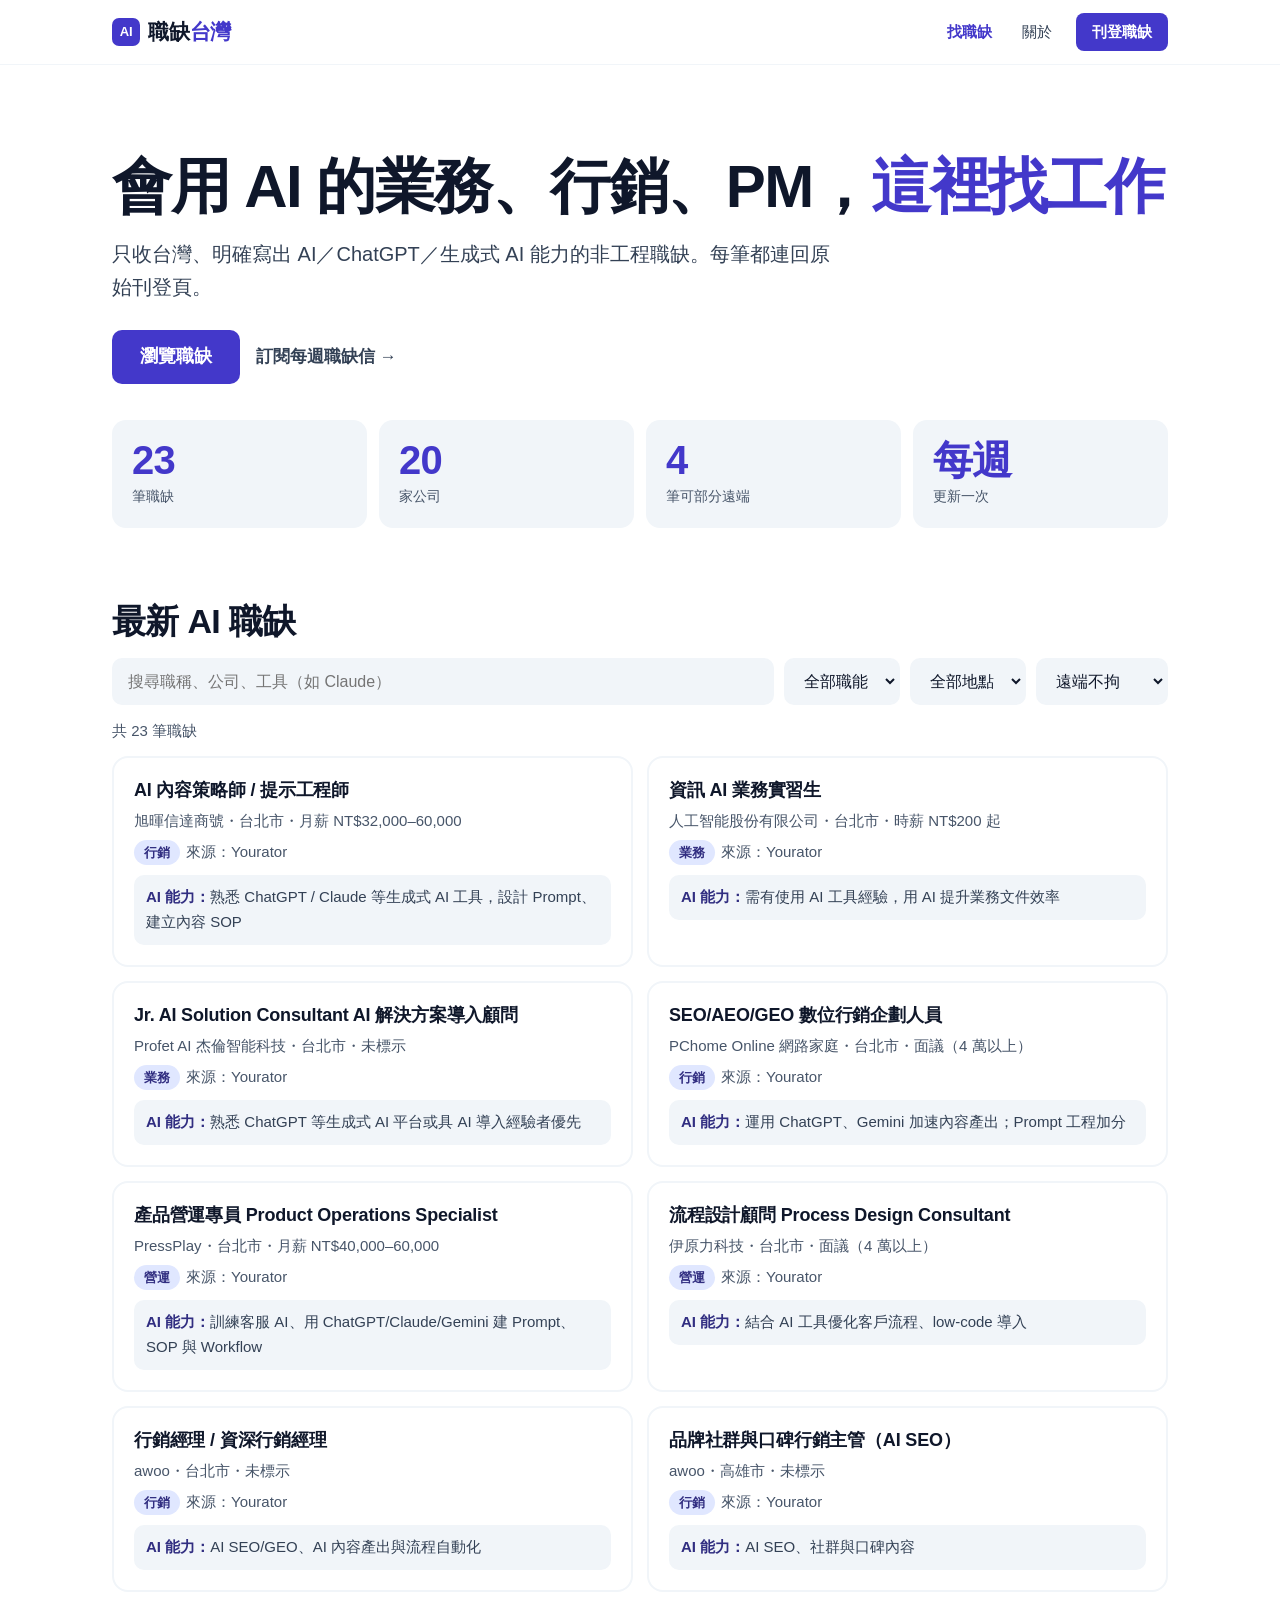
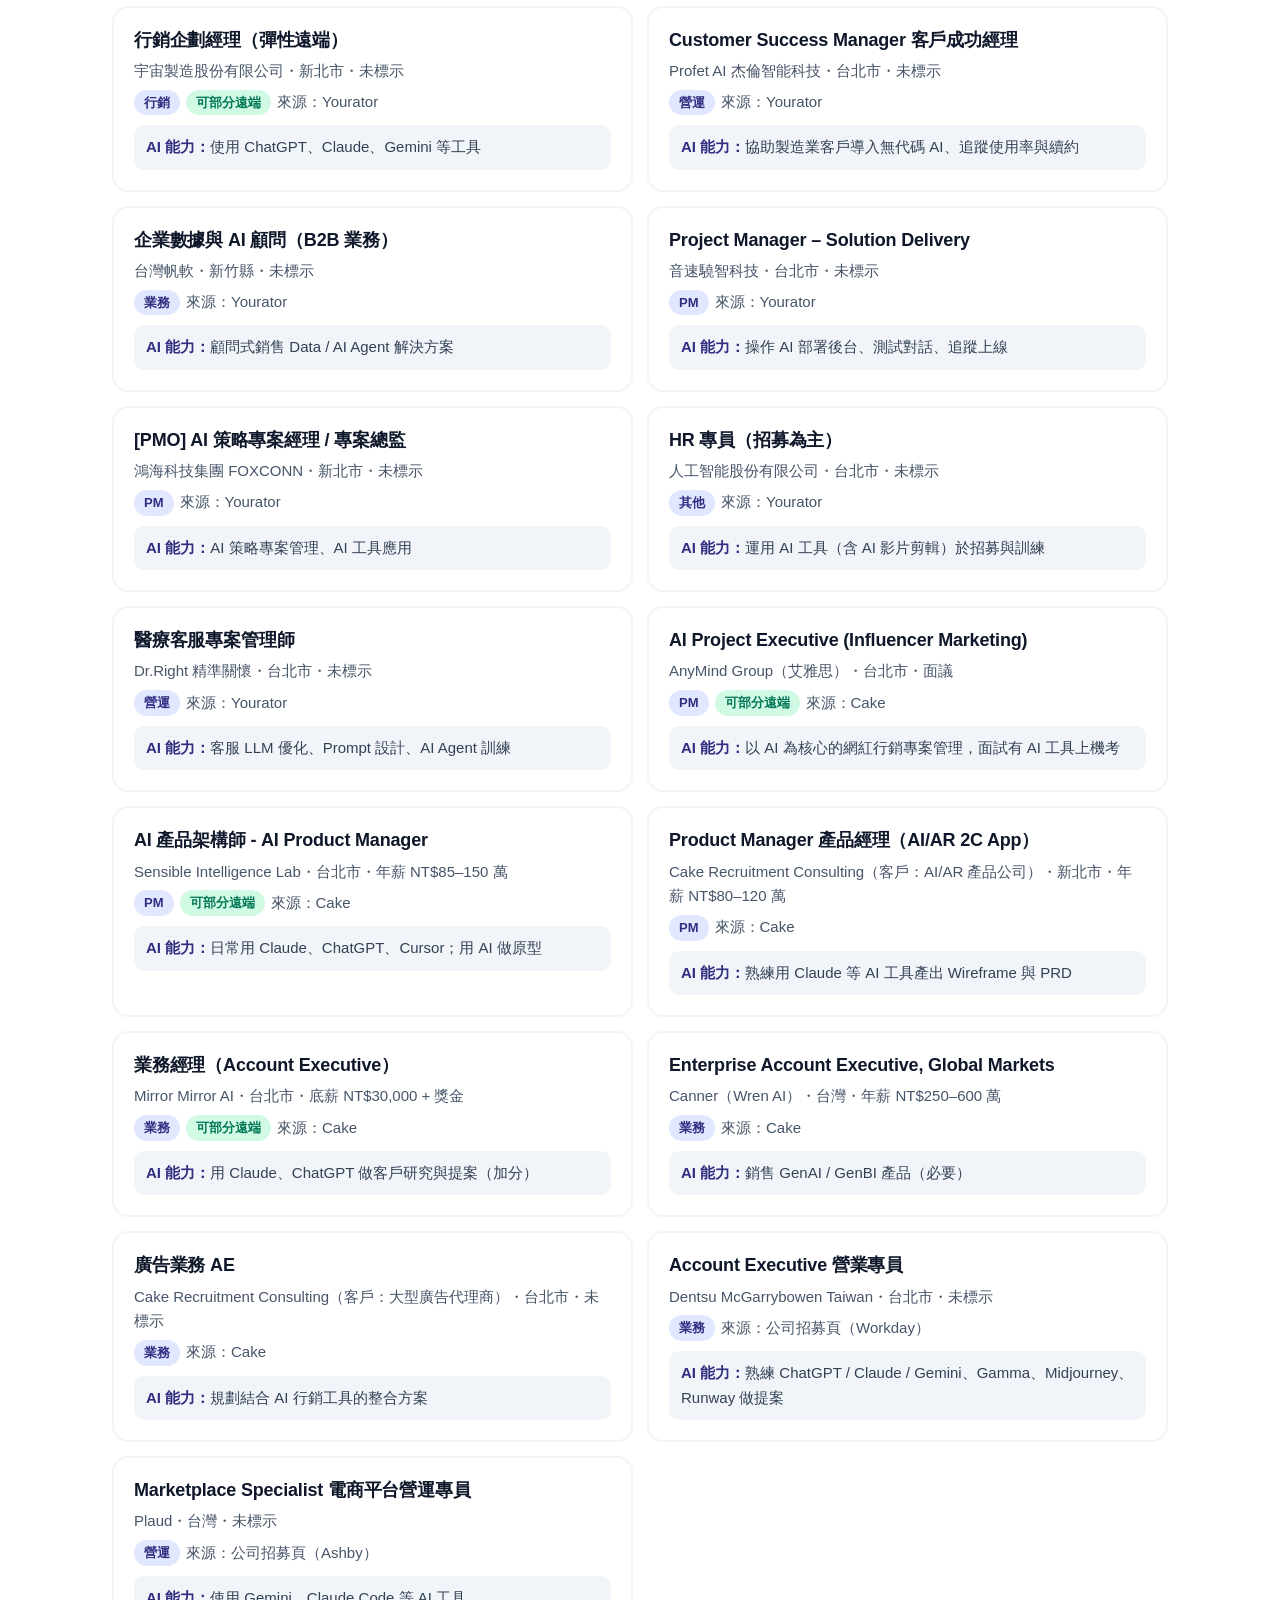
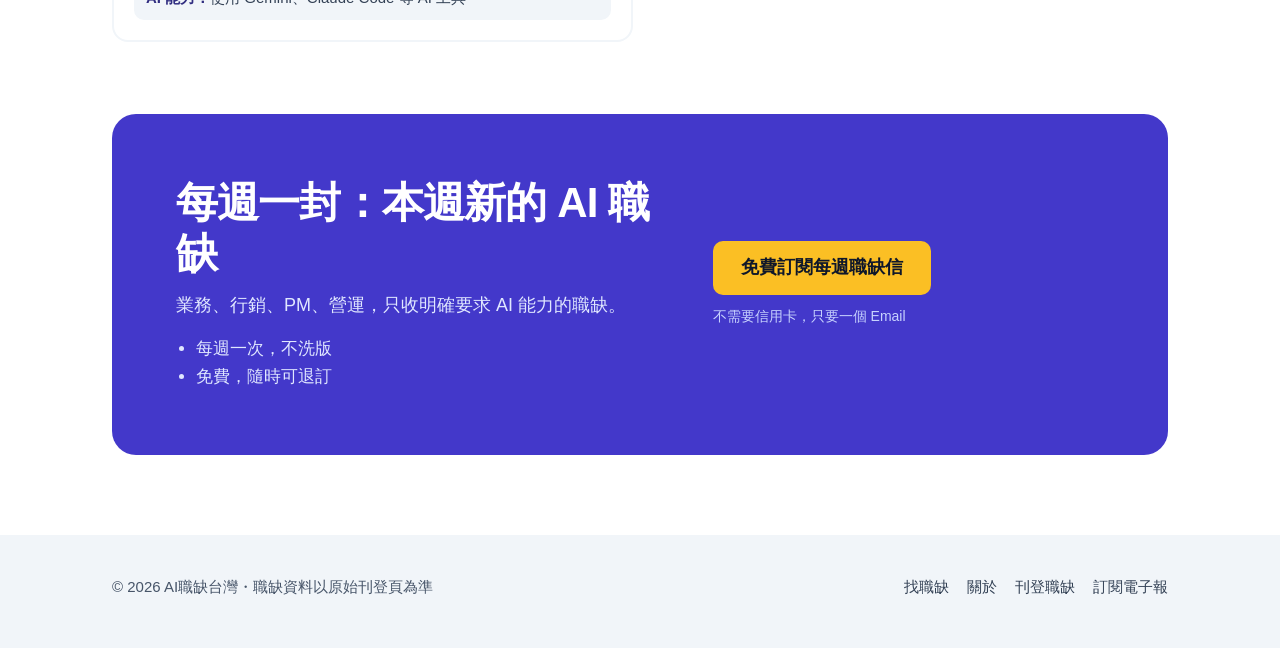
<file: index.html>
<!doctype html>
<html lang="zh-Hant-TW"><head><meta charset="utf-8"><meta name="viewport" content="width=device-width,initial-scale=1">
<title>AI職缺台灣｜需要 AI 能力的業務、行銷、PM 職缺</title><meta name="description" content="台灣需要 AI 能力的非工程職缺：業務、行銷、PM、營運。每筆連回原始刊登頁，每週更新並寄出電子報。"><meta name="theme-color" content="#4338ca">
<link rel="canonical" href="https://gw77.github.io/ai-jobs-tw/"><link rel="icon" href="favicon.svg" type="image/svg+xml">
<meta property="og:type" content="website"><meta property="og:locale" content="zh_TW"><meta property="og:site_name" content="AI職缺台灣"><meta property="og:title" content="AI職缺台灣｜需要 AI 能力的業務、行銷、PM 職缺"><meta property="og:description" content="台灣需要 AI 能力的非工程職缺：業務、行銷、PM、營運。每筆連回原始刊登頁，每週更新並寄出電子報。"><meta property="og:url" content="https://gw77.github.io/ai-jobs-tw/"><meta property="og:image" content="https://gw77.github.io/ai-jobs-tw/og.png"><meta name="twitter:card" content="summary_large_image">
<link rel="stylesheet" href="style.css"><script type="application/ld+json">{"@context":"https://schema.org","@type":"WebSite","name":"AI職缺台灣","url":"https://gw77.github.io/ai-jobs-tw/","inLanguage":"zh-Hant-TW"}</script></head><body>
<a class="skip" href="#main">跳到主要內容</a>
<header><div class="wrap nav"><a class="logo" href="index.html" aria-label="AI職缺台灣 首頁"><i aria-hidden="true">AI</i><b>職缺<span>台灣</span></b></a><nav aria-label="主選單"><a class="l" href="index.html" aria-current="page">找職缺</a><a class="l" href="about.html">關於</a><a class="l btn" href="post.html">刊登職缺</a></nav></div></header>
<main id="main" class="wrap"><section class="hero"><h1>會用 AI 的業務、行銷、PM，<em>這裡找工作</em></h1><p class="lead">只收台灣、明確寫出 AI／ChatGPT／生成式 AI 能力的非工程職缺。每筆都連回原始刊登頁。</p><div class="acts"><a class="btn lg" href="#jobs">瀏覽職缺</a><a class="t" href="#newsletter">訂閱每週職缺信 →</a></div>
<ul class="stats" id="stats" aria-label="站內數據"><li><b id="s-n">–</b><span>筆職缺</span></li><li><b id="s-c">–</b><span>家公司</span></li><li><b id="s-r">–</b><span>筆可部分遠端</span></li><li><b id="s-d">每週</b><span>更新一次</span></li></ul></section>
<section aria-labelledby="jobs-h" id="jobs"><h2 class="sec" id="jobs-h" style="margin-top:32px">最新 AI 職缺</h2>
<div class="filters" role="search"><input id="q" type="search" aria-label="搜尋職缺" placeholder="搜尋職稱、公司、工具（如 Claude）"><select id="fn" aria-label="職能"><option value="">全部職能</option><option>業務</option><option>行銷</option><option>PM</option><option>營運</option><option>其他</option></select><select id="loc" aria-label="地點"><option value="">全部地點</option></select><select id="rm" aria-label="遠端"><option value="">遠端不拘</option><option value="部分遠端">可部分遠端</option></select></div>
<p class="count" id="count" aria-live="polite"></p><div id="list"><noscript><p class="empty">請開啟 JavaScript 以瀏覽職缺。</p></noscript></div></section>
<section class="news rise" id="newsletter" aria-labelledby="news-h"><div><h2 id="news-h">每週一封：本週新的 AI 職缺</h2><p>業務、行銷、PM、營運，只收明確要求 AI 能力的職缺。</p><ul><li>每週一次，不洗版</li><li>免費，隨時可退訂</li></ul></div><div class="cta"><!-- 訂閱走 beehiiv 託管頁；之後若在 beehiiv 發布嵌入表單，可改成 iframe --><a class="btn hi lg" href="https://wus-newsletter.beehiiv.com/subscribe" target="_blank" rel="noopener">免費訂閱每週職缺信</a><small>不需要信用卡，只要一個 Email</small></div></section></main>
<footer><div class="wrap"><div>© 2026 AI職缺台灣・職缺資料以原始刊登頁為準</div><div class="fl"><a href="index.html">找職缺</a><a href="about.html">關於</a><a href="post.html">刊登職缺</a><a href="#newsletter">訂閱電子報</a></div></div></footer>
<script src="app.js" defer></script></body></html>
</file>
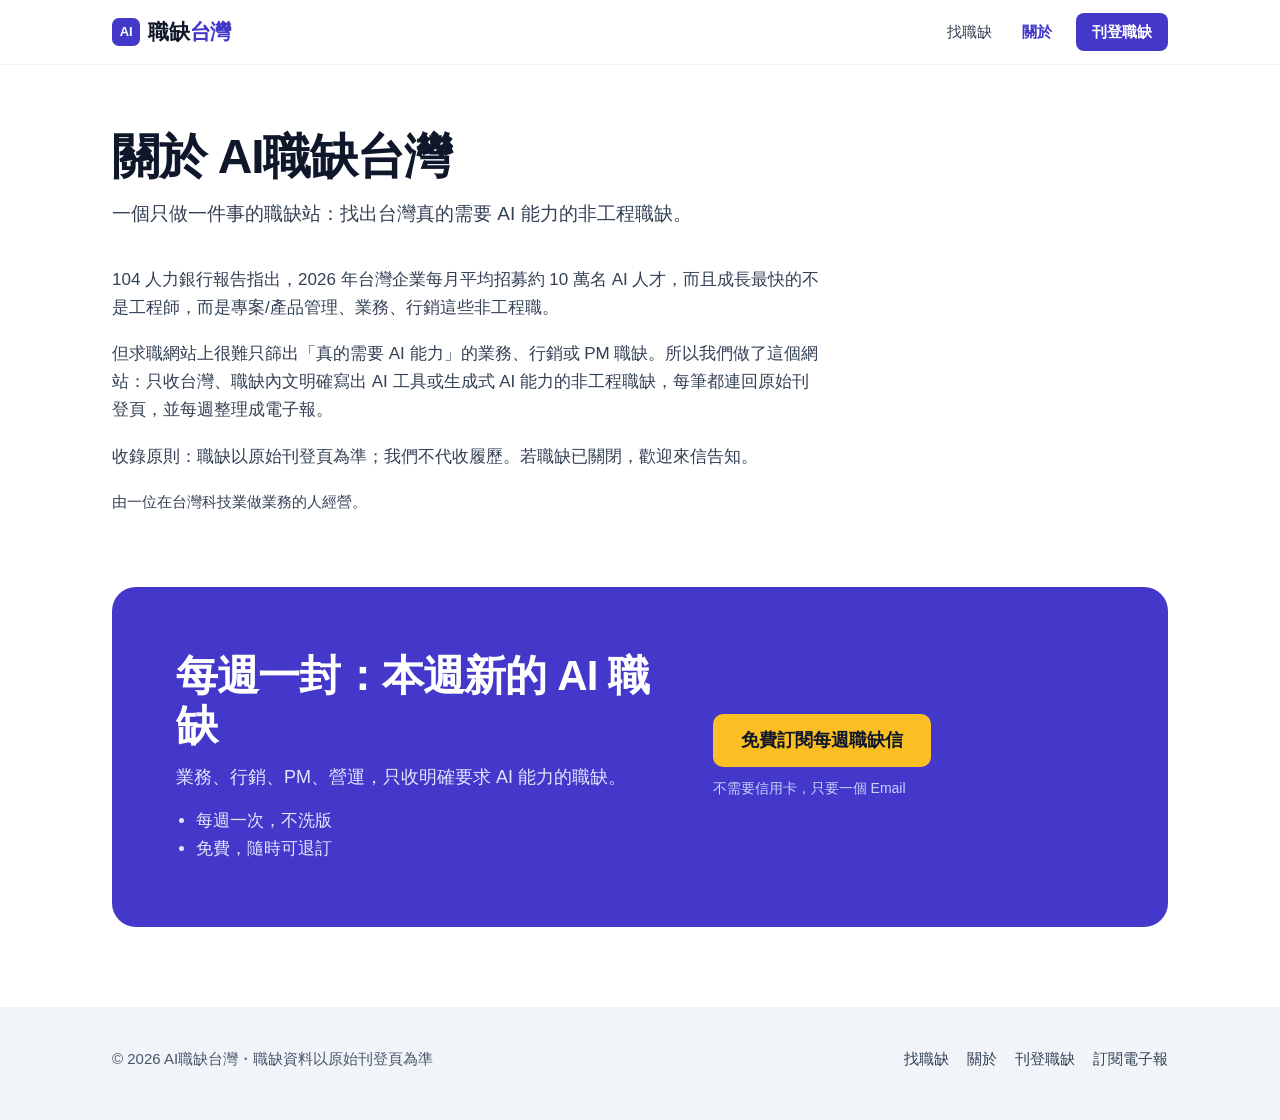
<file: about.html>
<!doctype html>
<html lang="zh-Hant-TW"><head><meta charset="utf-8"><meta name="viewport" content="width=device-width,initial-scale=1">
<title>關於｜AI職缺台灣</title><meta name="description" content="為什麼做 AI職缺台灣：只收台灣、明確要求 AI 能力的非工程職缺，並每週整理成電子報。"><meta name="theme-color" content="#4338ca">
<link rel="canonical" href="https://gw77.github.io/ai-jobs-tw/about.html"><link rel="icon" href="favicon.svg" type="image/svg+xml">
<meta property="og:type" content="website"><meta property="og:locale" content="zh_TW"><meta property="og:site_name" content="AI職缺台灣"><meta property="og:title" content="關於｜AI職缺台灣"><meta property="og:description" content="為什麼做 AI職缺台灣：只收台灣、明確要求 AI 能力的非工程職缺，並每週整理成電子報。"><meta property="og:url" content="https://gw77.github.io/ai-jobs-tw/about.html"><meta property="og:image" content="https://gw77.github.io/ai-jobs-tw/og.png"><meta name="twitter:card" content="summary_large_image">
<link rel="stylesheet" href="style.css"></head><body>
<a class="skip" href="#main">跳到主要內容</a>
<header><div class="wrap nav"><a class="logo" href="index.html" aria-label="AI職缺台灣 首頁"><i aria-hidden="true">AI</i><b>職缺<span>台灣</span></b></a><nav aria-label="主選單"><a class="l" href="index.html">找職缺</a><a class="l" href="about.html" aria-current="page">關於</a><a class="l btn" href="post.html">刊登職缺</a></nav></div></header>
<main id="main" class="wrap"><section class="page"><h1>關於 AI職缺台灣</h1><p class="lead">一個只做一件事的職缺站：找出台灣真的需要 AI 能力的非工程職缺。</p></section>
<div class="prose"><p>104 人力銀行報告指出，2026 年台灣企業每月平均招募約 10 萬名 AI 人才，而且成長最快的不是工程師，而是專案/產品管理、業務、行銷這些非工程職。</p><p>但求職網站上很難只篩出「真的需要 AI 能力」的業務、行銷或 PM 職缺。所以我們做了這個網站：只收台灣、職缺內文明確寫出 AI 工具或生成式 AI 能力的非工程職缺，每筆都連回原始刊登頁，並每週整理成電子報。</p><p>收錄原則：職缺以原始刊登頁為準；我們不代收履歷。若職缺已關閉，歡迎來信告知。</p><p class="meta">由一位在台灣科技業做業務的人經營。</p></div><section class="news rise" id="newsletter" aria-labelledby="news-h"><div><h2 id="news-h">每週一封：本週新的 AI 職缺</h2><p>業務、行銷、PM、營運，只收明確要求 AI 能力的職缺。</p><ul><li>每週一次，不洗版</li><li>免費，隨時可退訂</li></ul></div><div class="cta"><!-- 訂閱走 beehiiv 託管頁；之後若在 beehiiv 發布嵌入表單，可改成 iframe --><a class="btn hi lg" href="https://wus-newsletter.beehiiv.com/subscribe" target="_blank" rel="noopener">免費訂閱每週職缺信</a><small>不需要信用卡，只要一個 Email</small></div></section></main>
<footer><div class="wrap"><div>© 2026 AI職缺台灣・職缺資料以原始刊登頁為準</div><div class="fl"><a href="index.html">找職缺</a><a href="about.html">關於</a><a href="post.html">刊登職缺</a><a href="#newsletter">訂閱電子報</a></div></div></footer>
<script src="app.js" defer></script></body></html>
</file>
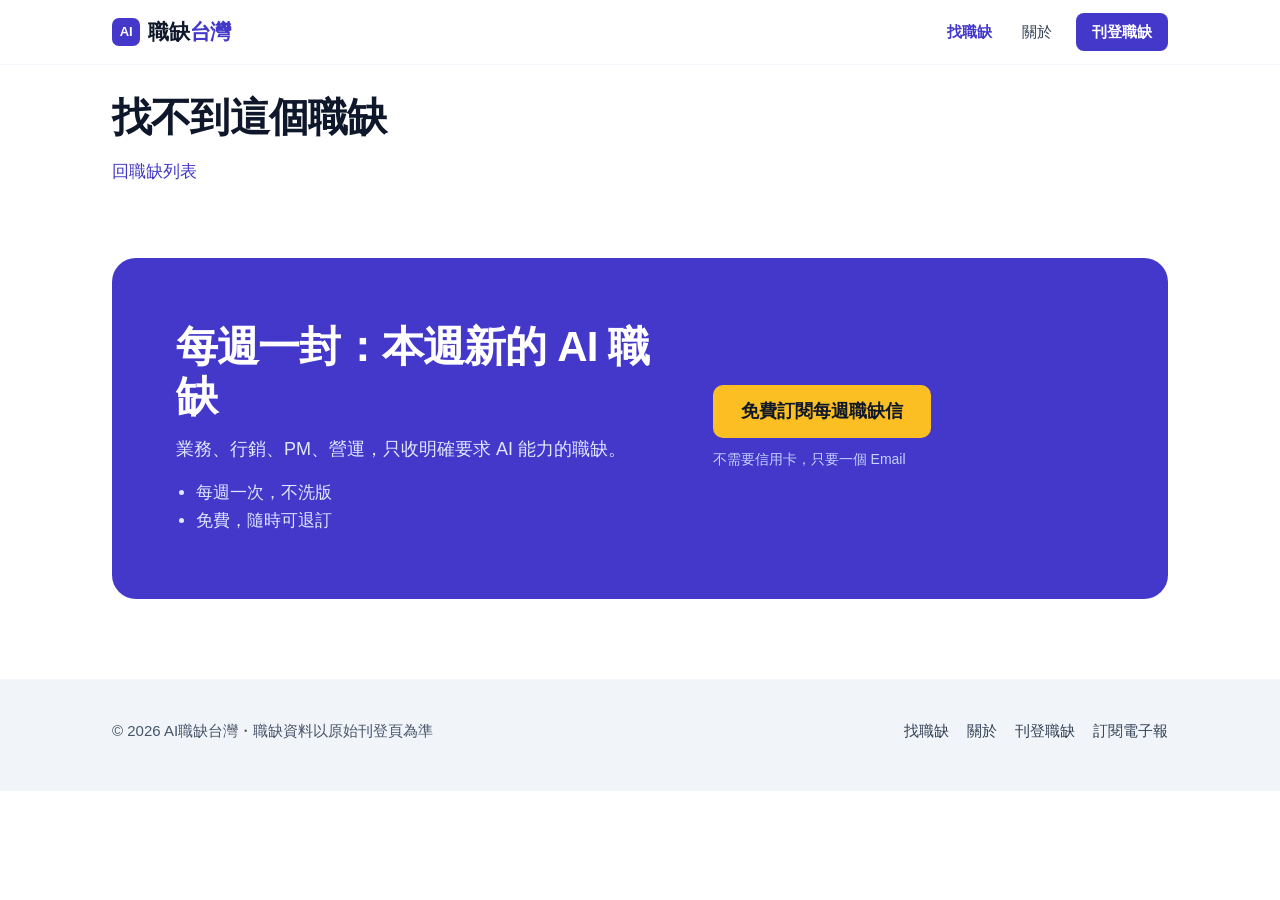
<file: job.html>
<!doctype html>
<html lang="zh-Hant-TW"><head><meta charset="utf-8"><meta name="viewport" content="width=device-width,initial-scale=1">
<title>職缺詳情｜AI職缺台灣</title><meta name="description" content="AI職缺台灣的職缺詳情，含所需 AI 能力與原始刊登連結。"><meta name="theme-color" content="#4338ca">
<link rel="canonical" href="https://gw77.github.io/ai-jobs-tw/job.html"><link rel="icon" href="favicon.svg" type="image/svg+xml">
<meta property="og:type" content="website"><meta property="og:locale" content="zh_TW"><meta property="og:site_name" content="AI職缺台灣"><meta property="og:title" content="職缺詳情｜AI職缺台灣"><meta property="og:description" content="AI職缺台灣的職缺詳情，含所需 AI 能力與原始刊登連結。"><meta property="og:url" content="https://gw77.github.io/ai-jobs-tw/job.html"><meta property="og:image" content="https://gw77.github.io/ai-jobs-tw/og.png"><meta name="twitter:card" content="summary_large_image">
<link rel="stylesheet" href="style.css"></head><body>
<a class="skip" href="#main">跳到主要內容</a>
<header><div class="wrap nav"><a class="logo" href="index.html" aria-label="AI職缺台灣 首頁"><i aria-hidden="true">AI</i><b>職缺<span>台灣</span></b></a><nav aria-label="主選單"><a class="l" href="index.html" aria-current="page">找職缺</a><a class="l" href="about.html">關於</a><a class="l btn" href="post.html">刊登職缺</a></nav></div></header>
<main id="main" class="wrap"><article id="detail" class="detail" aria-live="polite"></article><section class="news rise" id="newsletter" aria-labelledby="news-h"><div><h2 id="news-h">每週一封：本週新的 AI 職缺</h2><p>業務、行銷、PM、營運，只收明確要求 AI 能力的職缺。</p><ul><li>每週一次，不洗版</li><li>免費，隨時可退訂</li></ul></div><div class="cta"><!-- 訂閱走 beehiiv 託管頁；之後若在 beehiiv 發布嵌入表單，可改成 iframe --><a class="btn hi lg" href="https://wus-newsletter.beehiiv.com/subscribe" target="_blank" rel="noopener">免費訂閱每週職缺信</a><small>不需要信用卡，只要一個 Email</small></div></section></main>
<footer><div class="wrap"><div>© 2026 AI職缺台灣・職缺資料以原始刊登頁為準</div><div class="fl"><a href="index.html">找職缺</a><a href="about.html">關於</a><a href="post.html">刊登職缺</a><a href="#newsletter">訂閱電子報</a></div></div></footer>
<script src="app.js" defer></script></body></html>
</file>
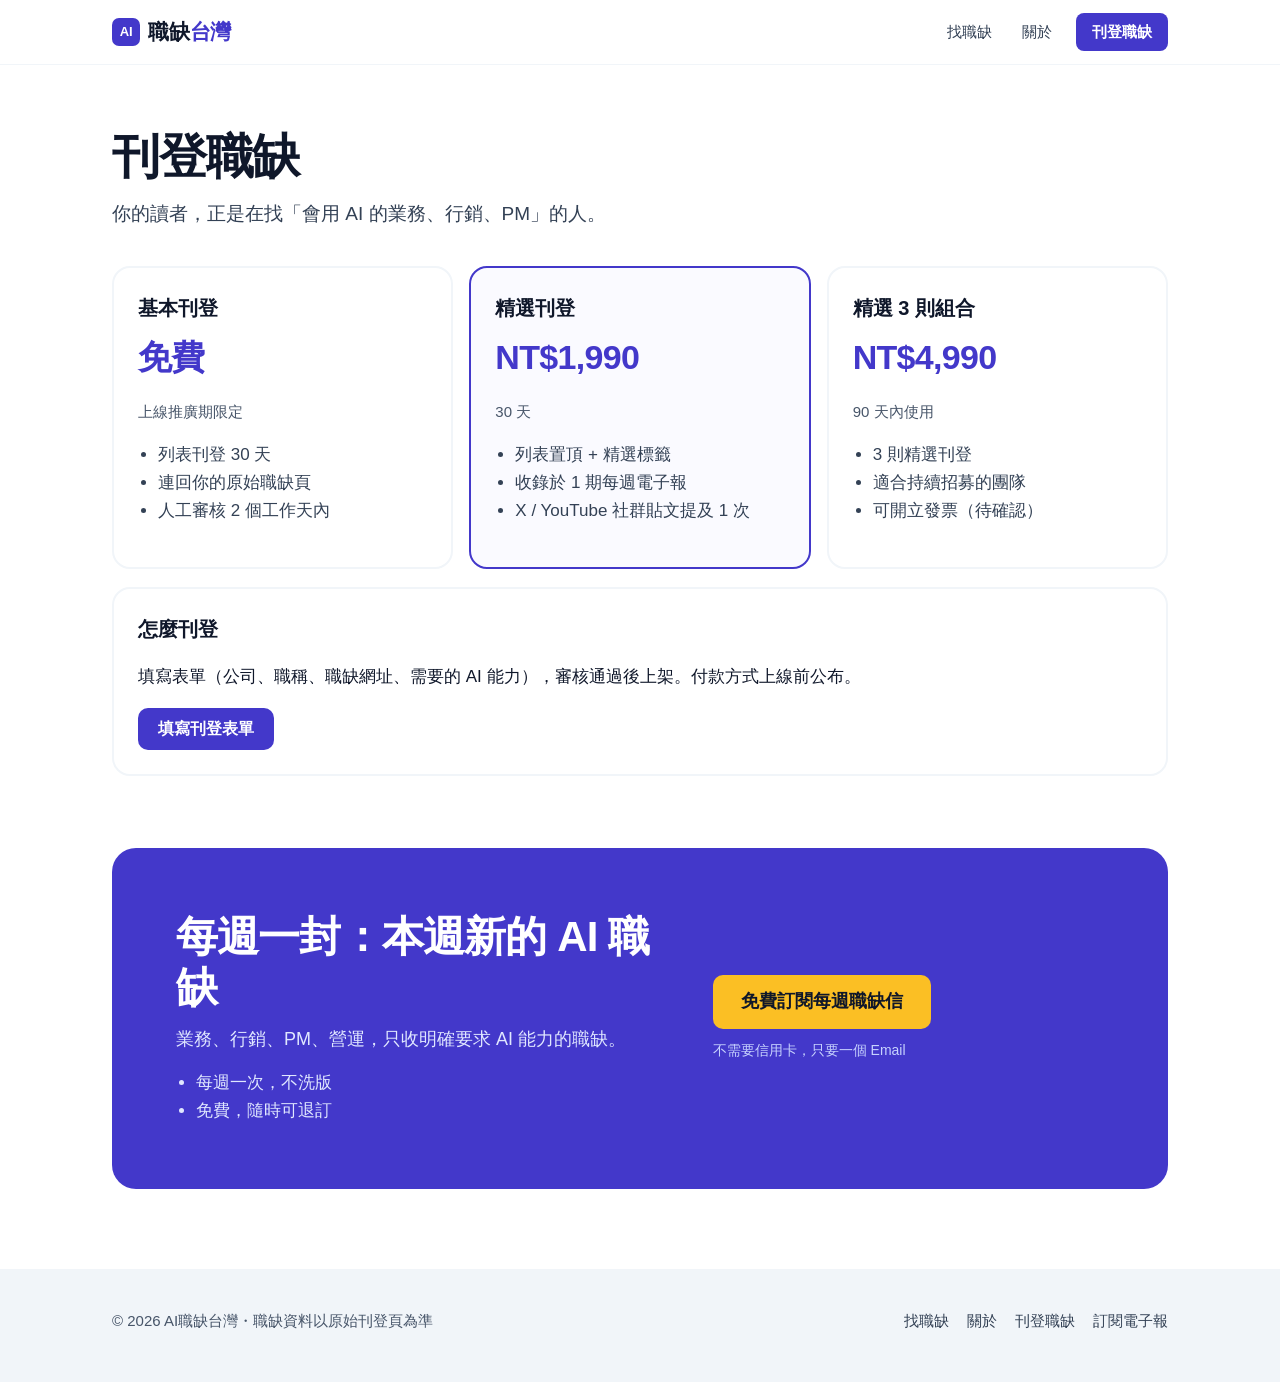
<file: post.html>
<!doctype html>
<html lang="zh-Hant-TW"><head><meta charset="utf-8"><meta name="viewport" content="width=device-width,initial-scale=1">
<title>刊登職缺｜AI職缺台灣</title><meta name="description" content="在 AI職缺台灣刊登職缺：免費基本刊登，或精選置頂加電子報曝光，直接觸及找 AI 相關非工程職缺的求職者。"><meta name="theme-color" content="#4338ca">
<link rel="canonical" href="https://gw77.github.io/ai-jobs-tw/post.html"><link rel="icon" href="favicon.svg" type="image/svg+xml">
<meta property="og:type" content="website"><meta property="og:locale" content="zh_TW"><meta property="og:site_name" content="AI職缺台灣"><meta property="og:title" content="刊登職缺｜AI職缺台灣"><meta property="og:description" content="在 AI職缺台灣刊登職缺：免費基本刊登，或精選置頂加電子報曝光，直接觸及找 AI 相關非工程職缺的求職者。"><meta property="og:url" content="https://gw77.github.io/ai-jobs-tw/post.html"><meta property="og:image" content="https://gw77.github.io/ai-jobs-tw/og.png"><meta name="twitter:card" content="summary_large_image">
<link rel="stylesheet" href="style.css"></head><body>
<a class="skip" href="#main">跳到主要內容</a>
<header><div class="wrap nav"><a class="logo" href="index.html" aria-label="AI職缺台灣 首頁"><i aria-hidden="true">AI</i><b>職缺<span>台灣</span></b></a><nav aria-label="主選單"><a class="l" href="index.html">找職缺</a><a class="l" href="about.html">關於</a><a class="l btn" href="post.html">刊登職缺</a></nav></div></header>
<main id="main" class="wrap"><section class="page"><h1>刊登職缺</h1><p class="lead">你的讀者，正是在找「會用 AI 的業務、行銷、PM」的人。</p></section>
<div class="price"><div class="card"><h3>基本刊登</h3><div class="p">免費</div><p class="meta">上線推廣期限定</p><ul><li>列表刊登 30 天</li><li>連回你的原始職缺頁</li><li>人工審核 2 個工作天內</li></ul></div>
<div class="card hot"><h3>精選刊登</h3><div class="p">NT$1,990</div><p class="meta">30 天</p><ul><li>列表置頂 + 精選標籤</li><li>收錄於 1 期每週電子報</li><li>X / YouTube 社群貼文提及 1 次</li></ul></div>
<div class="card"><h3>精選 3 則組合</h3><div class="p">NT$4,990</div><p class="meta">90 天內使用</p><ul><li>3 則精選刊登</li><li>適合持續招募的團隊</li><li>可開立發票（待確認）</li></ul></div></div>
<div class="card" style="margin-top:18px"><h3>怎麼刊登</h3><p>填寫表單（公司、職稱、職缺網址、需要的 AI 能力），審核通過後上架。付款方式上線前公布。</p><!-- 上線前換成 Tally / Google 表單網址 --><a class="btn" href="#REPLACE_WITH_TALLY_FORM">填寫刊登表單</a></div><section class="news rise" id="newsletter" aria-labelledby="news-h"><div><h2 id="news-h">每週一封：本週新的 AI 職缺</h2><p>業務、行銷、PM、營運，只收明確要求 AI 能力的職缺。</p><ul><li>每週一次，不洗版</li><li>免費，隨時可退訂</li></ul></div><div class="cta"><!-- 訂閱走 beehiiv 託管頁；之後若在 beehiiv 發布嵌入表單，可改成 iframe --><a class="btn hi lg" href="https://wus-newsletter.beehiiv.com/subscribe" target="_blank" rel="noopener">免費訂閱每週職缺信</a><small>不需要信用卡，只要一個 Email</small></div></section></main>
<footer><div class="wrap"><div>© 2026 AI職缺台灣・職缺資料以原始刊登頁為準</div><div class="fl"><a href="index.html">找職缺</a><a href="about.html">關於</a><a href="post.html">刊登職缺</a><a href="#newsletter">訂閱電子報</a></div></div></footer>
<script src="app.js" defer></script></body></html>
</file>
<file: style.css>
:root{--ink:#0f172a;--ink2:#334155;--mute:#475569;--ground:#fff;--soft:#f1f5f9;--brand:#4338ca;--brand-d:#312e81;--brand-t:#e0e7ff;--hi:#fbbf24;--ok:#047857;--ok-t:#d1fae5;--pad:clamp(16px,4vw,32px)}
*{box-sizing:border-box}
html{scroll-behavior:smooth}
body{margin:0;font-family:-apple-system,BlinkMacSystemFont,"PingFang TC","Noto Sans TC","Microsoft JhengHei",sans-serif;color:var(--ink);background:var(--ground);line-height:1.65;font-size:17px;-webkit-font-smoothing:antialiased}
a{color:var(--brand);text-decoration:none}
a:focus-visible,button:focus-visible,input:focus-visible,select:focus-visible{outline:3px solid var(--hi);outline-offset:2px}
.skip{position:absolute;left:-999px;top:8px;background:var(--ink);color:#fff;padding:8px 14px;border-radius:6px;z-index:9}.skip:focus{left:8px}
.wrap{max-width:1120px;margin:0 auto;padding:0 var(--pad)}
header{background:var(--ground);position:sticky;top:0;z-index:5;border-bottom:1px solid var(--soft)}
.nav{display:flex;align-items:center;justify-content:space-between;height:64px}
.logo{font-weight:800;font-size:21px;letter-spacing:-.01em;color:var(--ink);display:flex;align-items:center;gap:8px}
.logo i{display:inline-grid;place-items:center;width:28px;height:28px;background:var(--brand);color:#fff;border-radius:7px;font:800 13px/1 -apple-system,sans-serif;font-style:normal}
.logo b{font-weight:800}.logo span{color:var(--brand)}
nav{display:flex;align-items:center;gap:6px}
nav a.l{color:var(--ink2);font-size:15px;padding:8px 12px;border-radius:8px}
nav a.l:hover{background:var(--soft)}
nav a.l[aria-current=page]{color:var(--brand);font-weight:700}
.btn{display:inline-block;background:var(--brand);color:#fff!important;padding:11px 20px;border-radius:10px;font-weight:700;border:0;cursor:pointer;font-size:16px;line-height:1.3;transition:transform .15s,background .15s}
.btn:hover{background:var(--brand-d);transform:translateY(-1px)}.btn:active{transform:none}
nav a.btn{padding:9px 16px;font-size:15px;margin-left:6px}
.btn.hi{background:var(--hi);color:var(--ink)!important}.btn.hi:hover{background:#fcd34d}
.btn.lg{padding:15px 28px;font-size:18px}
/* hero */
.hero{padding:clamp(40px,8vw,88px) 0 clamp(24px,4vw,40px)}
.hero h1{font-size:clamp(32px,5.6vw,60px);line-height:1.12;letter-spacing:-.025em;margin:0 0 18px;max-width:18em;font-weight:800}
.hero h1 em{font-style:normal;color:var(--brand)}
.hero p.lead{font-size:clamp(17px,2vw,20px);color:var(--ink2);margin:0 0 26px;max-width:36em}
.hero .acts{display:flex;flex-wrap:wrap;gap:12px;align-items:center}
.hero .acts a.t{color:var(--ink2);font-weight:600;padding:12px 4px}
.stats{display:grid;grid-template-columns:repeat(4,1fr);gap:12px;margin:36px 0 0;padding:0;list-style:none}
.stats li{background:var(--soft);border-radius:14px;padding:18px 20px}
.stats b{display:block;font-size:clamp(28px,4vw,40px);line-height:1.1;letter-spacing:-.02em;color:var(--brand)}
.stats span{font-size:14px;color:var(--mute)}
/* listing */
h2.sec{font-size:clamp(24px,3.4vw,34px);letter-spacing:-.02em;line-height:1.25;margin:56px 0 16px}
.filters{display:flex;flex-wrap:wrap;gap:10px;margin:0 0 14px}
.filters select,.filters input{padding:12px 14px;border:2px solid var(--soft);border-radius:10px;font-size:16px;background:var(--soft);color:var(--ink);font-family:inherit}
.filters input{flex:1;min-width:200px}
.filters select:hover,.filters input:hover{border-color:var(--brand-t)}
.filters select:focus,.filters input:focus{border-color:var(--brand);background:#fff}
.count{color:var(--mute);font-size:15px;margin:0 0 12px}
#list{display:grid;grid-template-columns:repeat(2,1fr);gap:14px}
.job{display:flex;flex-direction:column;gap:6px;background:#fff;border:2px solid var(--soft);border-radius:16px;padding:20px;color:inherit;transition:border-color .15s,transform .15s}
.job:hover{border-color:var(--brand);transform:translateY(-2px)}
.job h3{margin:0;font-size:18px;line-height:1.4;letter-spacing:-.01em}
.meta{color:var(--mute);font-size:15px}
.tags{display:flex;flex-wrap:wrap;gap:6px;align-items:center}
.tag{display:inline-block;font-size:13px;font-weight:600;padding:2px 10px;border-radius:99px;background:var(--brand-t);color:var(--brand-d)}
.tag.r{background:var(--ok-t);color:var(--ok)}
.ai{font-size:15px;background:var(--soft);border-radius:10px;padding:10px 12px;margin-top:4px;color:var(--ink2)}
.ai b{color:var(--brand-d)}
.empty{grid-column:1/-1;padding:40px 0;color:var(--mute)}
/* newsletter */
.news{background:var(--brand);color:#fff;border-radius:24px;padding:clamp(28px,6vw,64px);margin:72px 0 0;display:grid;grid-template-columns:1.3fr 1fr;gap:28px;align-items:center}
.news h2{margin:0 0 12px;font-size:clamp(26px,4vw,42px);line-height:1.2;letter-spacing:-.02em}
.news p{margin:0;color:#e0e7ff;font-size:18px}
.news ul{margin:14px 0 0;padding-left:20px;color:#e0e7ff}
.news .cta{display:flex;flex-direction:column;gap:10px;align-items:flex-start}
.news .cta small{color:#c7d2fe;font-size:14px}
/* cards / pages */
.page{padding:clamp(32px,6vw,64px) 0 8px}
.page h1{font-size:clamp(30px,4.6vw,48px);line-height:1.15;letter-spacing:-.025em;margin:0 0 14px}
.page p.lead{font-size:19px;color:var(--ink2);max-width:36em;margin:0}
.card{background:#fff;border:2px solid var(--soft);border-radius:18px;padding:24px}
.card.hot{border-color:var(--brand);background:#fafaff}
.card h3{margin:0 0 4px;font-size:20px}
.card .p{font-size:34px;font-weight:800;letter-spacing:-.02em;color:var(--brand)}
.card ul{padding-left:20px;color:var(--ink2)}
.price{display:grid;grid-template-columns:repeat(3,1fr);gap:16px;margin-top:28px}
.prose{max-width:42em;margin:28px 0 0}.prose p{margin:0 0 1.1em;color:var(--ink2)}
.detail{margin-top:28px;max-width:44em}
.detail h1{font-size:clamp(26px,4vw,40px);line-height:1.2;letter-spacing:-.02em;margin:10px 0}
.detail dl{margin:20px 0;display:grid;gap:12px}.detail dt{font-weight:700;font-size:14px;color:var(--mute)}.detail dd{margin:0;font-size:18px}
footer{background:var(--soft);margin-top:80px;padding:40px 0 48px;color:var(--mute);font-size:15px}
footer .wrap{display:flex;flex-wrap:wrap;gap:16px 32px;justify-content:space-between;align-items:center}
footer a{color:var(--ink2)}footer .fl{display:flex;gap:18px}
@media(max-width:820px){#list,.price{grid-template-columns:1fr}.news{grid-template-columns:1fr}.stats{grid-template-columns:repeat(2,1fr)}}
@media(max-width:520px){nav a.l:not(.btn):not([aria-current=page]){display:none}nav a.btn{padding:8px 12px}.logo{font-size:19px}.btn.lg{width:100%;text-align:center}.hero .acts{flex-direction:column;align-items:stretch}.hero .acts a.t{text-align:center}}
@media(prefers-reduced-motion:reduce){*{transition:none!important;scroll-behavior:auto!important}}
</file>
